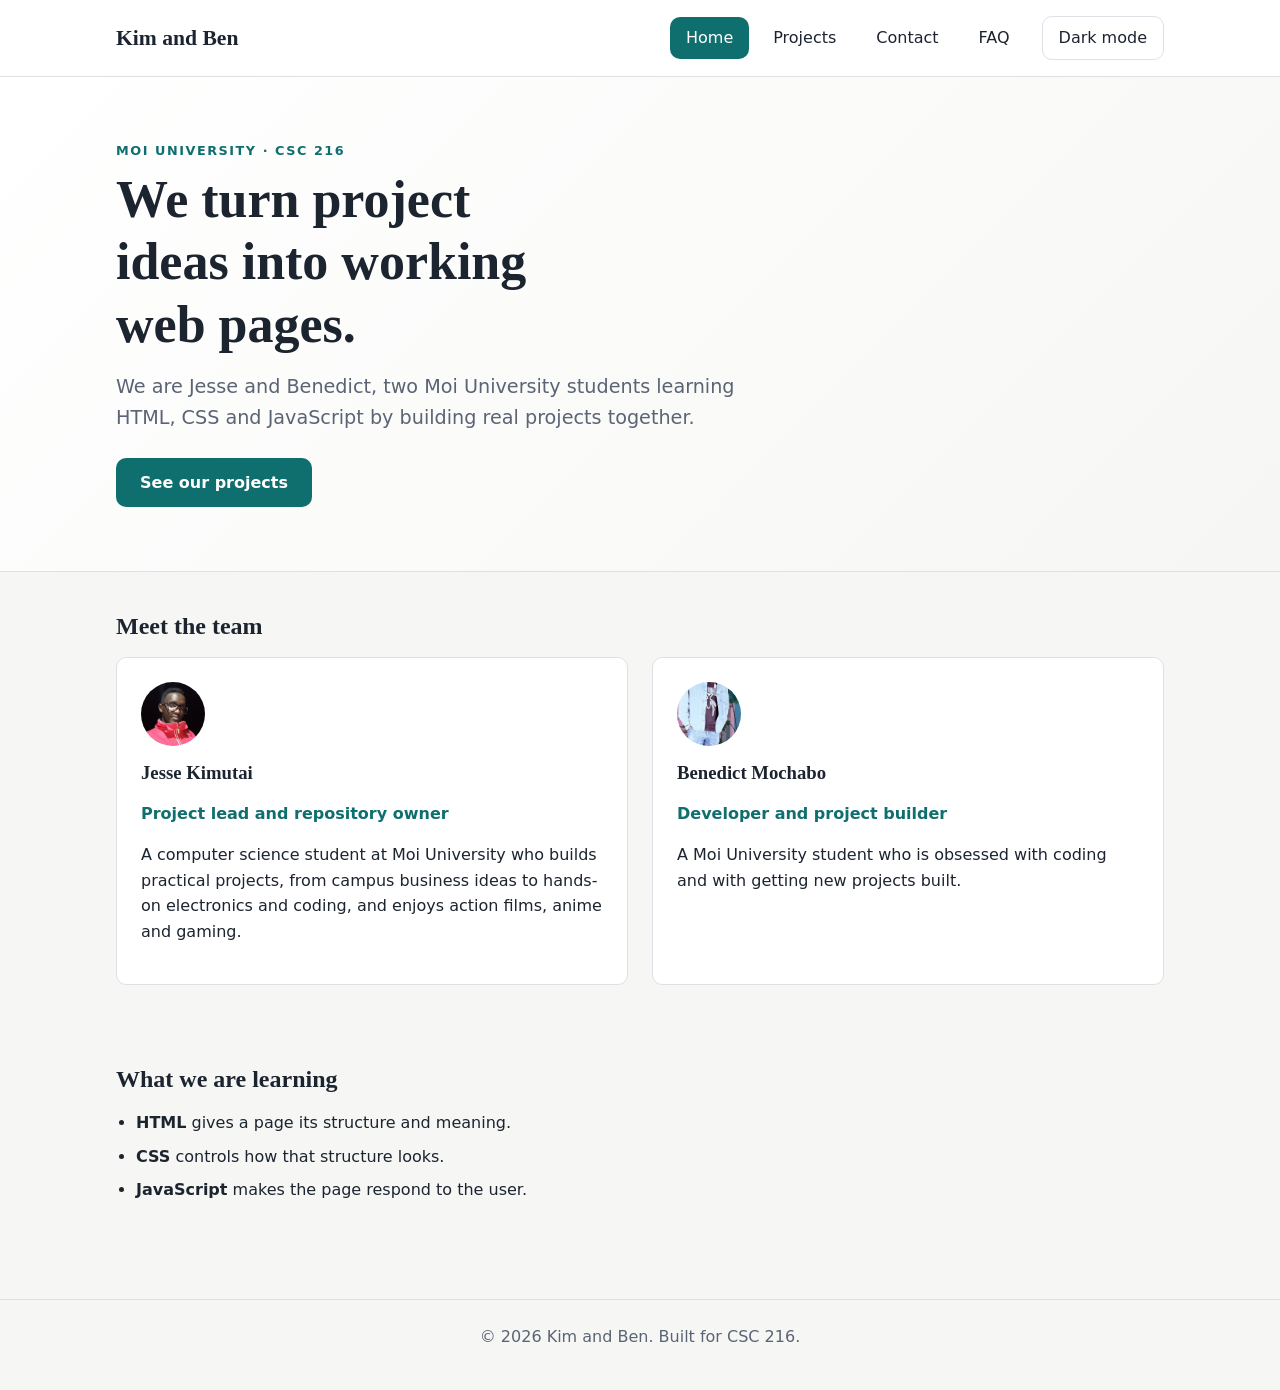
<file: index.html>
<!DOCTYPE html>
<html lang="en">
<head>
  <meta charset="UTF-8">
  <meta name="viewport" content="width=device-width, initial-scale=1.0">
  <meta name="description" content="KIM AND BEN: a CSC 216 web development pair.">
  <title>Home |Kim and Ben</title>
  <link rel="stylesheet" href="css/styles.css">
  <script src="js/script.js" defer></script>
</head>
<body>
  <a class="skip-link" href="#main">Skip to main content</a>

  <header class="site-header">
    <div class="container header-inner">
      <a class="logo" href="index.html">Kim and Ben</a>
      <button class="nav-toggle" type="button" aria-expanded="false" aria-controls="site-nav">Menu</button>
      <nav id="site-nav" class="site-nav" aria-label="Main">
        <ul>
          <li><a href="index.html" aria-current="page">Home</a></li>
          <li><a href="projects.html">Projects</a></li>
          <li><a href="contact.html">Contact</a></li>
          <li><a href="faq.html">FAQ</a></li>
        </ul>
      </nav>
      <button class="theme-toggle" type="button" aria-pressed="false">Dark mode</button>
    </div>
  </header>

  <main id="main">
    <section class="hero">
      <div class="container">
        <p class="eyebrow">Moi University · CSC 216</p>
        <h1>We turn project ideas into working web pages.</h1>
        <p class="lead">We are Jesse and Benedict, two Moi University students learning HTML, CSS and JavaScript by building real projects together.</p>
        <a class="button" href="projects.html">See our projects</a>
      </div>
    </section>

    <section class="container section" aria-labelledby="team-heading">
      <h2 id="team-heading">Meet the team</h2>
      <div class="team-grid">
        <article class="card">
       <img class="avatar" src="images/Jesse.jpeg" width="64" height="64" alt="Jesse Kimutai">
          <h3>Jesse Kimutai</h3>
          <p class="role">Project lead and repository owner</p>
          <p>A computer science student at Moi University who builds practical projects, from campus business ideas to hands-on electronics and coding, and enjoys action films, anime and gaming.</p>
        </article>
        <article class="card">
        <img class="avatar" src="images/Benedict.jpeg" width="64" height="64" alt="Benedict Mochabo">
          <h3>Benedict Mochabo</h3>
          <p class="role">Developer and project builder</p>
          <p>A Moi University student who is obsessed with coding and with getting new projects built.</p>
        </article>
      </div>
    </section>

    <section class="container section" aria-labelledby="learning-heading">
      <h2 id="learning-heading">What we are learning</h2>
      <ul class="skill-list">
        <li><strong>HTML</strong> gives a page its structure and meaning.</li>
        <li><strong>CSS</strong> controls how that structure looks.</li>
        <li><strong>JavaScript</strong> makes the page respond to the user.</li>
      </ul>
    </section>
  </main>

   <footer class="site-footer">
    <div class="container">
      <p>© <span id="year">2026</span> Kim and Ben. Built for CSC 216.</p>
    </div>
  </footer>
</body>
</html>
</file>
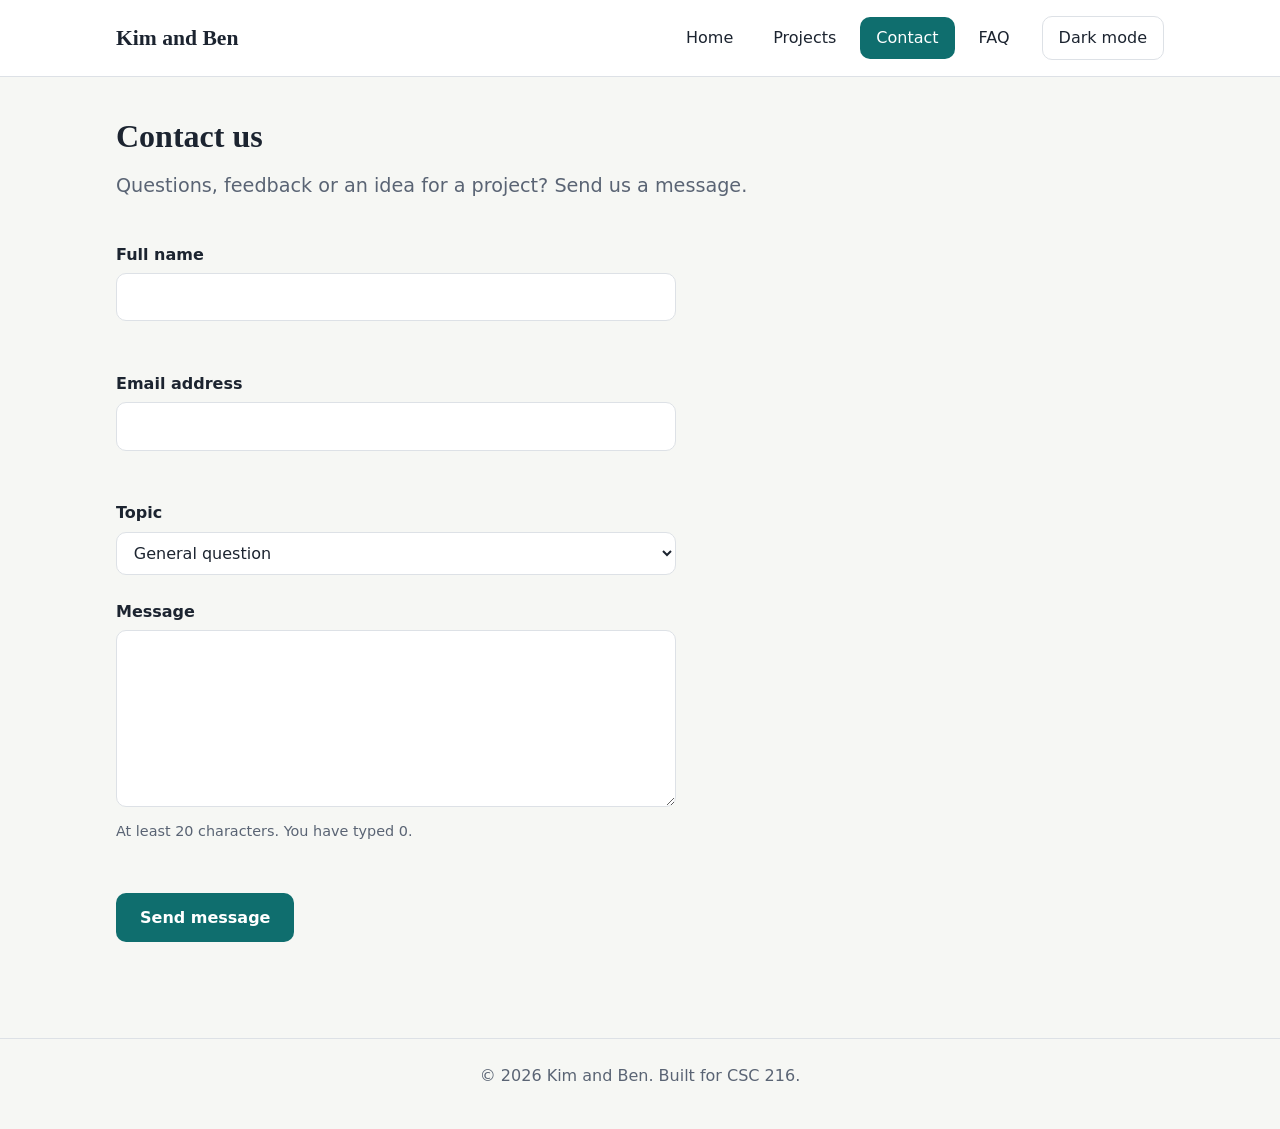
<file: contact.html>
<!DOCTYPE html>
<html lang="en">
<head>
  <meta charset="UTF-8">
  <meta name="viewport" content="width=device-width, initial-scale=1.0">
  <meta name="description" content="Send a message to Kim and Ben.">
  <title>Contact | Kim and Ben</title>
  <link rel="stylesheet" href="css/styles.css">
  <script src="js/script.js" defer></script>
</head>
<body>
  <a class="skip-link" href="#main">Skip to main content</a>

  <header class="site-header">
    <div class="container header-inner">
      <a class="logo" href="index.html">Kim and Ben</a>
      <button class="nav-toggle" type="button" aria-expanded="false" aria-controls="site-nav">Menu</button>
      <nav id="site-nav" class="site-nav" aria-label="Main">
        <ul>
          <li><a href="index.html">Home</a></li>
          <li><a href="projects.html">Projects</a></li>
          <li><a href="contact.html" aria-current="page">Contact</a></li>
          <li><a href="faq.html">FAQ</a></li>
        </ul>
      </nav>
      <button class="theme-toggle" type="button" aria-pressed="false">Dark mode</button>
    </div>
  </header>

  <main id="main" class="container">
    <header class="page-header">
      <h1>Contact us</h1>
      <p class="lead">Questions, feedback or an idea for a project? Send us a message.</p>
    </header>

    <form id="contact-form" class="contact-form" novalidate>
      <div class="field">
        <label for="name">Full name</label>
        <input type="text" id="name" name="name" autocomplete="name" required aria-describedby="name-error">
        <p class="error" id="name-error"></p>
      </div>

      <div class="field">
        <label for="email">Email address</label>
        <input type="email" id="email" name="email" autocomplete="email" required aria-describedby="email-error">
        <p class="error" id="email-error"></p>
      </div>

      <div class="field">
        <label for="topic">Topic</label>
        <select id="topic" name="topic">
          <option value="general">General question</option>
          <option value="collaboration">Collaboration</option>
          <option value="feedback">Feedback on our site</option>
        </select>
      </div>

      <div class="field">
        <label for="message">Message</label>
        <textarea id="message" name="message" rows="6" required minlength="20" aria-describedby="message-hint message-error"></textarea>
        <p class="hint" id="message-hint">At least 20 characters. You have typed <span id="char-count">0</span>.</p>
        <p class="error" id="message-error"></p>
      </div>

      <button class="button" type="submit">Send message</button>
      <p id="form-status" class="form-status" role="status"></p>
    </form>
  </main>

  <footer class="site-footer">
    <div class="container">
      <p>© <span id="year">2026</span> Kim and Ben. Built for CSC 216.</p>
    </div>
  </footer>
</body>
</html>
</file>
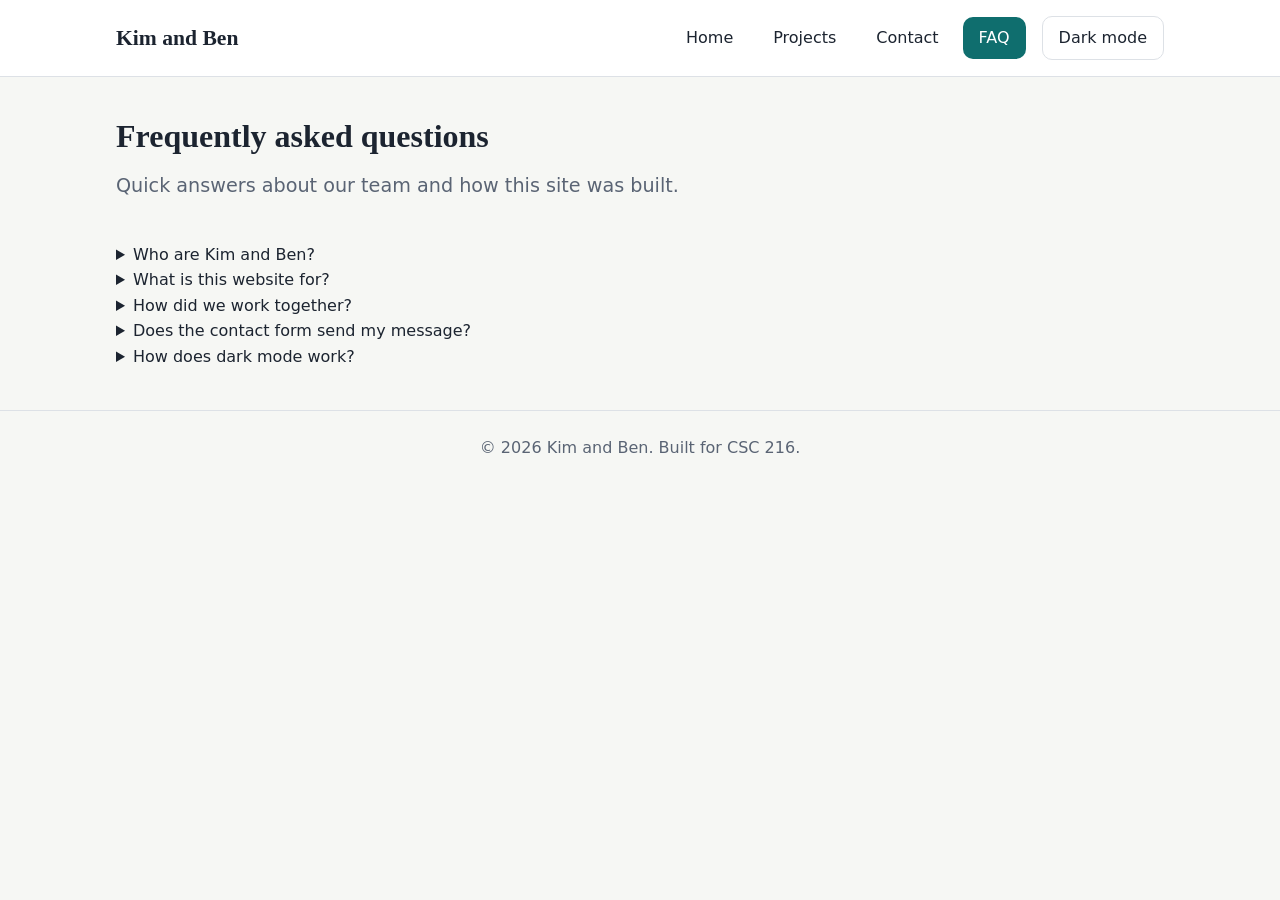
<file: faq.html>
<!DOCTYPE html>
<html lang="en">
<head>
  <meta charset="UTF-8">
  <meta name="viewport" content="width=device-width, initial-scale=1.0">
  <meta name="description" content="Answers to common questions about Kim and Ben and this website.">
  <title>FAQ | Kim and Ben</title>
  <link rel="stylesheet" href="css/styles.css">
  <script src="js/script.js" defer></script>
</head>
<body>
  <a class="skip-link" href="#main">Skip to main content</a>

  <header class="site-header">
    <div class="container header-inner">
      <a class="logo" href="index.html">Kim and Ben</a>
      <button class="nav-toggle" type="button" aria-expanded="false" aria-controls="site-nav">Menu</button>
      <nav id="site-nav" class="site-nav" aria-label="Main">
        <ul>
          <li><a href="index.html">Home</a></li>
          <li><a href="projects.html">Projects</a></li>
          <li><a href="contact.html">Contact</a></li>
          <li><a href="faq.html" aria-current="page">FAQ</a></li>
        </ul>
      </nav>
      <button class="theme-toggle" type="button" aria-pressed="false">Dark mode</button>
    </div>
  </header>

  <main id="main" class="container">
    <header class="page-header">
      <h1>Frequently asked questions</h1>
      <p class="lead">Quick answers about our team and how this site was built.</p>
    </header>

    <div class="faq">
      <details>
        <summary>Who are Kim and Ben?</summary>
        <p>Kim and Ben is our team name. We are Jesse Kimutai and Benedict Mochabo, two students at Moi University learning web development in CSC 216.</p>
      </details>

      <details>
        <summary>What is this website for?</summary>
        <p>It is our CSC 216 Lab 2 project: a small site written by hand in plain HTML, CSS and JavaScript, with no frameworks or templates, and published on GitHub Pages.</p>
      </details>

      <details>
        <summary>How did we work together?</summary>
        <p>We used pair programming. One of us typed while the other reviewed, and we swapped roles in every part of the lab. Both of us are credited on every commit in our shared GitHub repository.</p>
      </details>

      <details>
        <summary>Does the contact form send my message?</summary>
        <p>Not yet. The form checks your input in the browser and shows a confirmation, but there is no server behind it, so nothing is sent. If you leave half-way, your unsent draft is kept only in your own browser.</p>
      </details>

      <details>
        <summary>How does dark mode work?</summary>
        <p>The Dark mode button switches the colour theme and remembers your choice on every page. Until you choose, the site follows your device's light or dark setting.</p>
      </details>
    </div>
  </main>

  <footer class="site-footer">
    <div class="container">
      <p>© <span id="year">2026</span> Kim and Ben. Built for CSC 216.</p>
    </div>
  </footer>
</body>
</html>
</file>
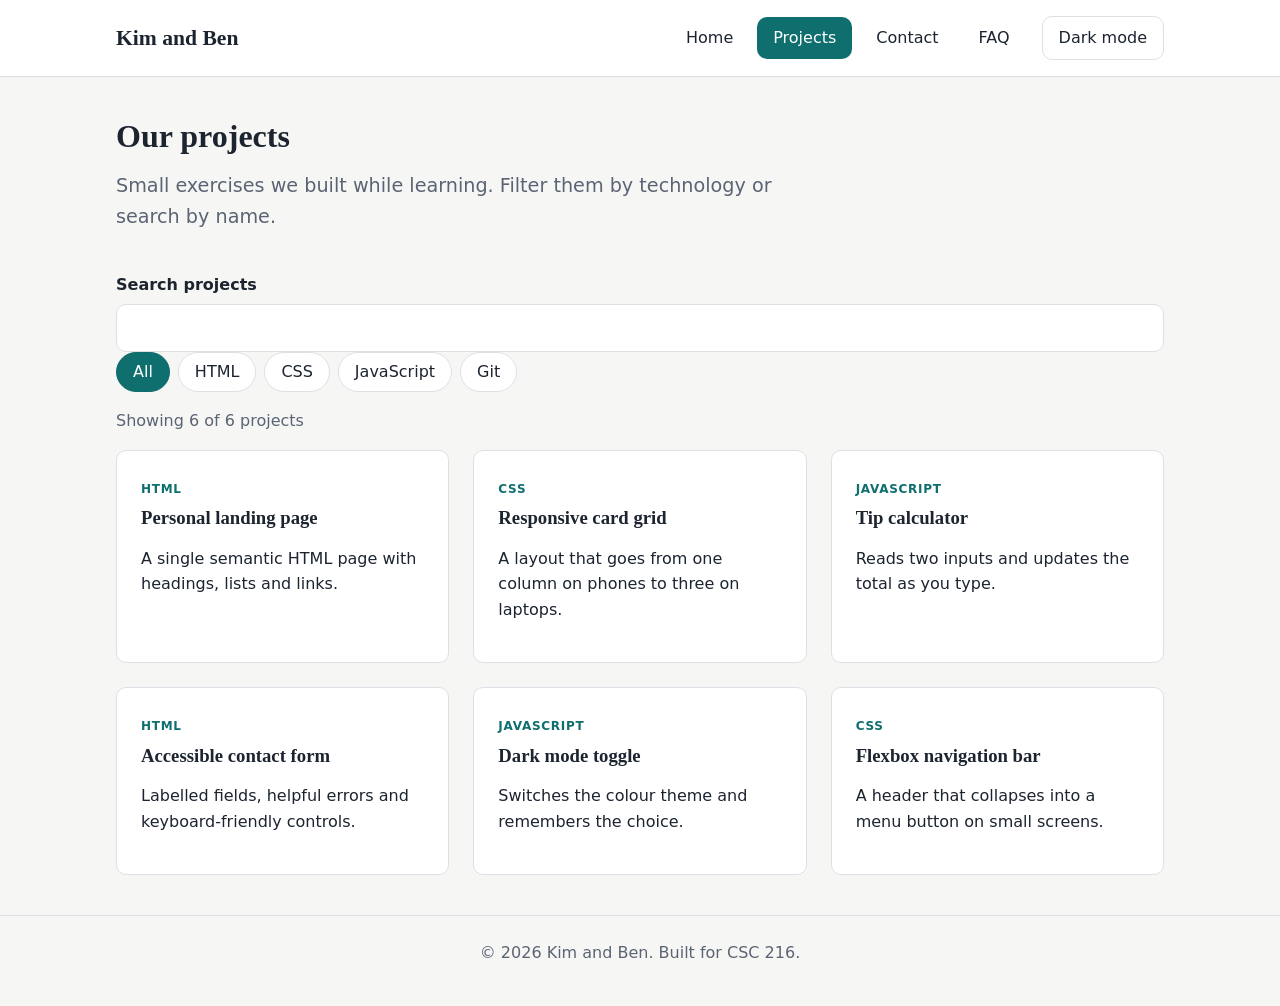
<file: project.html>
<!DOCTYPE html>
<html lang="en">
<head>
  <meta charset="UTF-8">
  <meta name="viewport" content="width=device-width, initial-scale=1.0">
  <meta name="description" content="Projects built by Kim and Ben while learning web development.">
  <title>Projects | Kim and Ben</title>
  <link rel="stylesheet" href="css/styles.css">
  <script src="js/script.js" defer></script>
</head>
<body>
  <a class="skip-link" href="#main">Skip to main content</a>

  <header class="site-header">
    <div class="container header-inner">
      <a class="logo" href="index.html">Kim and Ben</a>
      <button class="nav-toggle" type="button" aria-expanded="false" aria-controls="site-nav">Menu</button>
      <nav id="site-nav" class="site-nav" aria-label="Main">
        <ul>
          <li><a href="index.html">Home</a></li>
          <li><a href="projects.html" aria-current="page">Projects</a></li>
          <li><a href="contact.html">Contact</a></li>
          <li><a href="faq.html">FAQ</a></li>
        </ul>
      </nav>
      <button class="theme-toggle" type="button" aria-pressed="false">Dark mode</button>
    </div>
  </header>

  <main id="main" class="container">
    <header class="page-header">
      <h1>Our projects</h1>
      <p class="lead">Small exercises we built while learning. Filter them by technology or search by name.</p>
    </header>

    <div class="search-field">
      <label for="project-search">Search projects</label>
      <input type="search" id="project-search" name="search" autocomplete="off">
    </div>

    <div class="filters" role="group" aria-label="Filter projects by technology">
      <button class="filter-btn" type="button" data-filter="all" aria-pressed="true">All</button>
      <button class="filter-btn" type="button" data-filter="html" aria-pressed="false">HTML</button>
      <button class="filter-btn" type="button" data-filter="css" aria-pressed="false">CSS</button>
      <button class="filter-btn" type="button" data-filter="js" aria-pressed="false">JavaScript</button>
      <button class="filter-btn" type="button" data-filter="git" aria-pressed="false">Git</button>
    </div>

    <p id="project-count" class="project-count" aria-live="polite"></p>
    <div id="project-list" class="project-grid"></div>

    <noscript>
      <p>Turn on JavaScript to see the project list.</p>
    </noscript>
  </main>

  <footer class="site-footer">
    <div class="container">
      <p>© <span id="year">2026</span> Kim and Ben. Built for CSC 216.</p>
    </div>
  </footer>
</body>
</html>
</file>
<file: css/styles.css>
/* =====================================================
   Team website stylesheet (CSC 216, Lab 2)
   One file styles every page on the site.
   ===================================================== */

/* ---------- 1. Design tokens ---------- */
:root {
  --color-bg: #f6f7f4;
  --color-surface: #ffffff;
  --color-text: #1c2430;
  --color-muted: #5a6474;
  --color-primary: #0f6e6e;
  --color-primary-dark: #0a5050;
  --color-on-primary: #ffffff;
  --color-border: #dde1e6;
  --color-error: #b3261e;
  --color-success: #1e7b3a;

  --font-body: system-ui, -apple-system, "Segoe UI", Roboto, Arial, sans-serif;
  --font-heading: Georgia, "Times New Roman", serif;

  --space-1: 0.5rem;
  --space-2: 1rem;
  --space-3: 1.5rem;
  --space-4: 2.5rem;
  --space-5: 4rem;

  --radius: 10px;
  --max-width: 1080px;
}

body.dark {
  --color-bg: #11161d;
  --color-surface: #1a212b;
  --color-text: #e7ebf0;
  --color-muted: #a2abb9;
  --color-primary: #4fc1c1;
  --color-primary-dark: #83d8d8;
  --color-on-primary: #0b1f1f;
  --color-border: #2b3340;
  --color-error: #ff8a80;
  --color-success: #7ddc97;
  color-scheme: dark;
}
/* ---------- 2. Base and reset ---------- */
*,
*::before,
*::after {
  box-sizing: border-box;
}

body {
  margin: 0;
  font-family: var(--font-body);
  font-size: 1rem;
  line-height: 1.6;
  color: var(--color-text);
  background-color: var(--color-bg);
  transition: background-color 0.3s ease, color 0.3s ease;
}

h1,
h2,
h3 {
  font-family: var(--font-heading);
  line-height: 1.2;
  margin: 0 0 var(--space-2);
}

p {
  margin: 0 0 var(--space-2);
}

a {
  color: var(--color-primary);
}

a:hover {
  color: var(--color-primary-dark);
}

img {
  max-width: 100%;
  display: block;
}

:focus-visible {
  outline: 3px solid var(--color-primary);
  outline-offset: 3px;
}
/* ---------- 3. Layout helpers ---------- */
.container {
  width: 100%;
  max-width: var(--max-width);
  margin-inline: auto;
  padding-inline: var(--space-2);
}

.section {
  padding-block: var(--space-4);
}

.skip-link {
  position: absolute;
  top: -4rem;
  left: var(--space-2);
  z-index: 100;
  padding: var(--space-1) var(--space-2);
  border-radius: var(--radius);
  background-color: var(--color-primary);
  color: var(--color-on-primary);
}

.skip-link:focus {
  top: var(--space-2);
}
/* ---------- 4. Header and navigation ---------- */
.site-header {
  position: sticky;
  top: 0;
  z-index: 10;
  background-color: var(--color-surface);
  border-bottom: 1px solid var(--color-border);
}

.header-inner {
  display: flex;
  flex-wrap: wrap;
  align-items: center;
  gap: var(--space-2);
  padding-block: var(--space-2);
}

.logo {
  margin-right: auto;
  font-family: var(--font-heading);
  font-size: 1.35rem;
  font-weight: 700;
  color: var(--color-text);
  text-decoration: none;
}

.site-nav ul {
  display: flex;
  gap: var(--space-1);
  margin: 0;
  padding: 0;
  list-style: none;
}

.site-nav a {
  display: block;
  padding: var(--space-1) var(--space-2);
  border-radius: var(--radius);
  color: var(--color-text);
  font-weight: 500;
  text-decoration: none;
}

.site-nav a:hover {
  background-color: var(--color-bg);
}

.site-nav a[aria-current="page"] {
  background-color: var(--color-primary);
  color: var(--color-on-primary);
}

.nav-toggle,
.theme-toggle {
  padding: var(--space-1) var(--space-2);
  border: 1px solid var(--color-border);
  border-radius: var(--radius);
  background-color: transparent;
  color: var(--color-text);
  font: inherit;
  cursor: pointer;
}

.theme-toggle[aria-pressed="true"] {
  border-color: var(--color-primary);
  color: var(--color-primary);
}

.nav-toggle {
  display: none;
}
/* ---------- 5. Buttons and hero ---------- */
.button {
  display: inline-block;
  padding: 0.75rem 1.5rem;
  border: none;
  border-radius: var(--radius);
  background-color: var(--color-primary);
  color: var(--color-on-primary);
  font: inherit;
  font-weight: 600;
  text-decoration: none;
  cursor: pointer;
  transition: background-color 0.2s ease, transform 0.2s ease;
}

.button:hover {
  background-color: var(--color-primary-dark);
  color: var(--color-on-primary);
  transform: translateY(-2px);
}

.hero {
  padding-block: var(--space-5);
  background: linear-gradient(135deg, var(--color-surface), var(--color-bg));
  border-bottom: 1px solid var(--color-border);
}

.hero h1 {
  max-width: 18ch;
  font-size: clamp(2rem, 5vw, 3.25rem);
}

.eyebrow {
  margin-bottom: var(--space-1);
  color: var(--color-primary);
  font-size: 0.8rem;
  font-weight: 700;
  letter-spacing: 0.12em;
  text-transform: uppercase;
}

.lead {
  max-width: 55ch;
  margin-bottom: var(--space-3);
  color: var(--color-muted);
  font-size: 1.2rem;
}

.page-header {
  padding-block: var(--space-4) var(--space-2);
}
/* ---------- 6. Cards and grids ---------- */
.team-grid,
.project-grid {
  display: grid;
  grid-template-columns: repeat(auto-fit, minmax(260px, 1fr));
  gap: var(--space-3);
}

.card {
  padding: var(--space-3);
  border: 1px solid var(--color-border);
  border-radius: var(--radius);
  background-color: var(--color-surface);
}

.avatar {
  display: grid;
  place-items: center;
  width: 64px;
  height: 64px;
  margin-bottom: var(--space-2);
  border-radius: 50%;
  background-color: var(--color-primary);
  object-fit: cover;
  color: var(--color-on-primary);
  font-size: 1.25rem;
  font-weight: 700;
  object-fit: cover;
}

.role {
  color: var(--color-primary);
  font-weight: 600;
}

.skill-list {
  padding-left: 1.25rem;
}

.skill-list li {
  margin-bottom: var(--space-1);
}
/* ---------- 7. Projects page ---------- */
.filters {
  display: flex;
  flex-wrap: wrap;
  gap: var(--space-1);
  margin-bottom: var(--space-2);
}

.filter-btn {
  padding: 0.4rem 1rem;
  border: 1px solid var(--color-border);
  border-radius: 999px;
  background-color: var(--color-surface);
  color: var(--color-text);
  font: inherit;
  cursor: pointer;
}

.filter-btn[aria-pressed="true"] {
  border-color: var(--color-primary);
  background-color: var(--color-primary);
  color: var(--color-on-primary);
}

.project-count {
  color: var(--color-muted);
}

.tag {
  display: inline-block;
  margin-bottom: var(--space-1);
  color: var(--color-primary);
  font-size: 0.75rem;
  font-weight: 700;
  letter-spacing: 0.06em;
  text-transform: uppercase;
}

/* ---------- 8. Contact form ---------- */
.contact-form {
  max-width: 560px;
  padding-bottom: var(--space-4);
}

.field {
  margin-bottom: var(--space-3);
}

label {
  display: block;
  margin-bottom: 0.35rem;
  font-weight: 600;
}

input,
select,
textarea {
  width: 100%;
  padding: 0.65rem 0.8rem;
  border: 1px solid var(--color-border);
  border-radius: var(--radius);
  background-color: var(--color-surface);
  color: var(--color-text);
  font: inherit;
}

input:focus,
select:focus,
textarea:focus {
  border-color: var(--color-primary);
}

input[aria-invalid="true"],
textarea[aria-invalid="true"] {
  border-color: var(--color-error);
}

.hint,
.error {
  margin: 0.35rem 0 0;
  font-size: 0.9rem;
}

.hint {
  color: var(--color-muted);
}

.error {
  min-height: 1.4em;
  color: var(--color-error);
}

.form-status {
  margin-top: var(--space-2);
  color: var(--color-success);
  font-weight: 600;
}
/* ---------- 9. Footer ---------- */
.site-footer {
  margin-top: var(--space-4);
  padding-block: var(--space-3);
  border-top: 1px solid var(--color-border);
  color: var(--color-muted);
  text-align: center;
}

/* ---------- 10. Small screens ---------- */
@media (max-width: 700px) {
  .nav-toggle {
    display: inline-block;
  }

  .site-nav {
    display: none;
    order: 3;
    width: 100%;
  }

  .site-nav.open {
    display: block;
  }

  .site-nav ul {
    flex-direction: column;
  }

  .section {
    padding-block: var(--space-3);
  }
}

/* ---------- 11. Respect reduced-motion preferences ---------- */
@media (prefers-reduced-motion: reduce) {
  *,
  *::before,
  *::after {
    transition: none !important;
  }
}
</file>
